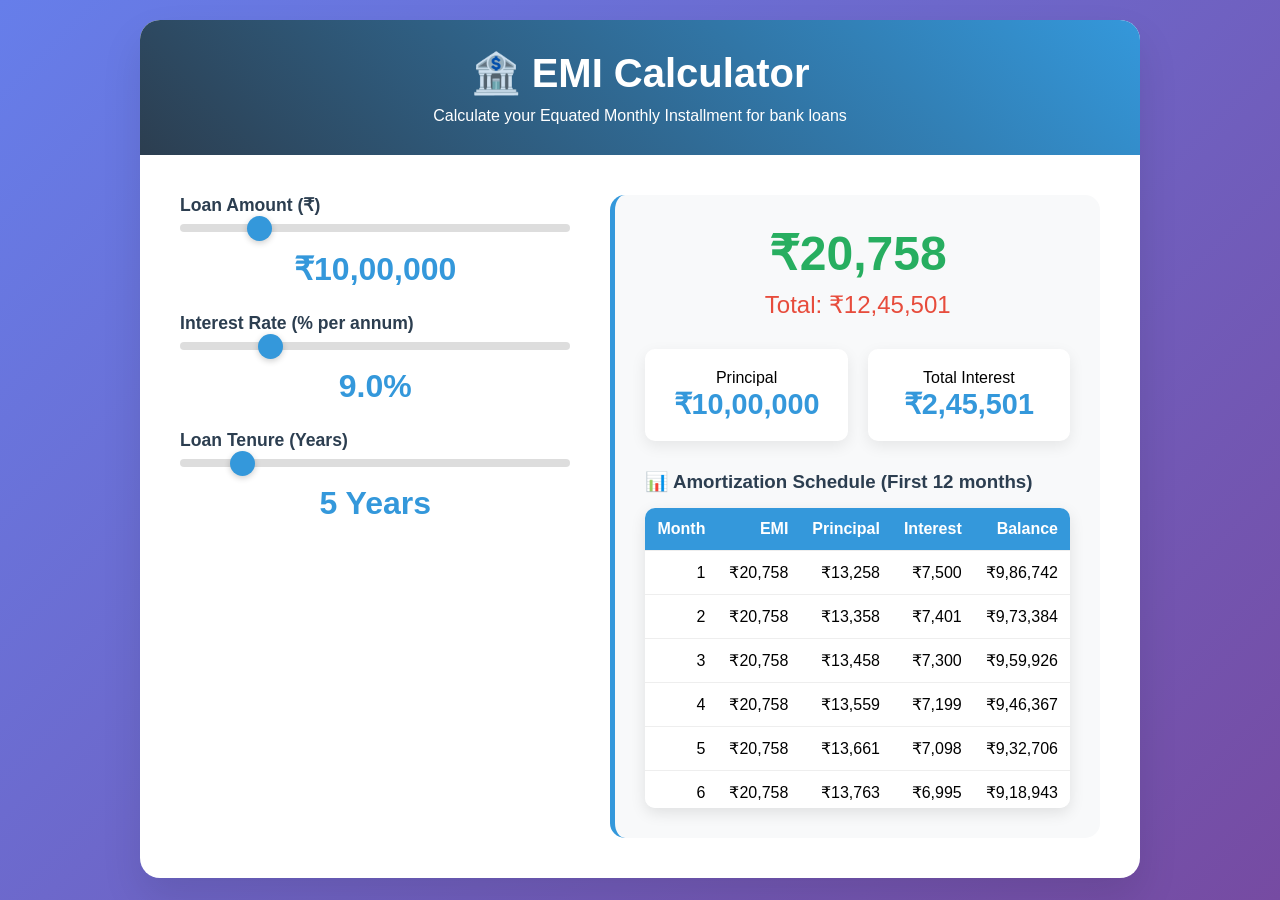
<file: codes/emi.html>
<!DOCTYPE html>
<html lang="en">
<head>
    <meta charset="UTF-8">
    <meta name="viewport" content="width=device-width, initial-scale=1.0">
    <title>EMI Calculator - Automated Banking System</title>
    <style>
        * {
            margin: 0;
            padding: 0;
            box-sizing: border-box;
        }

        body {
            font-family: 'Segoe UI', Tahoma, Geneva, Verdana, sans-serif;
            background: linear-gradient(135deg, #667eea 0%, #764ba2 100%);
            min-height: 100vh;
            padding: 20px;
        }

        .container {
            max-width: 1000px;
            margin: 0 auto;
            background: white;
            border-radius: 20px;
            box-shadow: 0 20px 40px rgba(0,0,0,0.1);
            overflow: hidden;
        }

        .header {
            background: linear-gradient(45deg, #2c3e50, #3498db);
            color: white;
            padding: 30px;
            text-align: center;
        }

        .header h1 {
            font-size: 2.5em;
            margin-bottom: 10px;
        }

        .calculator {
            padding: 40px;
            display: grid;
            grid-template-columns: 1fr 1fr;
            gap: 40px;
        }

        .input-section {
            display: flex;
            flex-direction: column;
            gap: 25px;
        }

        .input-group {
            display: flex;
            flex-direction: column;
            gap: 8px;
        }

        label {
            font-weight: 600;
            color: #2c3e50;
            font-size: 1.1em;
        }

        input[type="range"] {
            width: 100%;
            height: 8px;
            border-radius: 5px;
            background: #ddd;
            outline: none;
            -webkit-appearance: none;
        }

        input[type="range"]::-webkit-slider-thumb {
            -webkit-appearance: none;
            appearance: none;
            width: 25px;
            height: 25px;
            border-radius: 50%;
            background: #3498db;
            cursor: pointer;
            box-shadow: 0 2px 6px rgba(0,0,0,0.2);
        }

        .value-display {
            font-size: 2em;
            font-weight: bold;
            color: #3498db;
            text-align: center;
            margin-top: 10px;
        }

        .results {
            background: #f8f9fa;
            padding: 30px;
            border-radius: 15px;
            border-left: 5px solid #3498db;
        }

        .emi-result {
            text-align: center;
            margin-bottom: 30px;
        }

        .emi-amount {
            font-size: 3em;
            font-weight: bold;
            color: #27ae60;
            margin-bottom: 10px;
        }

        .total-amount {
            font-size: 1.5em;
            color: #e74c3c;
        }

        .breakdown {
            display: grid;
            grid-template-columns: 1fr 1fr;
            gap: 20px;
            margin-bottom: 30px;
        }

        .breakdown-item {
            background: white;
            padding: 20px;
            border-radius: 10px;
            text-align: center;
            box-shadow: 0 5px 15px rgba(0,0,0,0.08);
        }

        .breakdown-value {
            font-size: 1.8em;
            font-weight: bold;
            color: #3498db;
        }

        .amortization-table {
            max-height: 300px;
            overflow-y: auto;
            border-radius: 10px;
            box-shadow: 0 5px 15px rgba(0,0,0,0.1);
        }

        table {
            width: 100%;
            border-collapse: collapse;
            background: white;
        }

        th, td {
            padding: 12px;
            text-align: right;
            border-bottom: 1px solid #eee;
        }

        th {
            background: #3498db;
            color: white;
            font-weight: 600;
            position: sticky;
            top: 0;
        }

        .highlight {
            background: linear-gradient(90deg, #27ae60, #2ecc71);
            color: white !important;
        }

        @media (max-width: 768px) {
            .calculator {
                grid-template-columns: 1fr;
                gap: 20px;
                padding: 20px;
            }
            
            .header h1 {
                font-size: 2em;
            }
        }
    </style>
</head>
<body>
    <div class="container">
        <div class="header">
            <h1>🏦 EMI Calculator</h1>
            <p>Calculate your Equated Monthly Installment for bank loans</p>
        </div>

        <div class="calculator">
            <div class="input-section">
                <div class="input-group">
                    <label>Loan Amount (₹)</label>
                    <input type="range" id="loanAmount" min="100000" max="5000000" value="1000000">
                    <div class="value-display" id="loanValue">₹10,00,000</div>
                </div>

                <div class="input-group">
                    <label>Interest Rate (% per annum)</label>
                    <input type="range" id="interestRate" min="6" max="20" step="0.1" value="9">
                    <div class="value-display" id="rateValue">9.0%</div>
                </div>

                <div class="input-group">
                    <label>Loan Tenure (Years)</label>
                    <input type="range" id="tenure" min="1" max="30" value="5">
                    <div class="value-display" id="tenureValue">5 Years</div>
                </div>
            </div>

            <div class="results">
                <div class="emi-result">
                    <div class="emi-amount" id="emiAmount">₹0</div>
                    <div class="total-amount" id="totalAmount">Total: ₹0</div>
                </div>

                <div class="breakdown">
                    <div class="breakdown-item">
                        <div>Principal</div>
                        <div class="breakdown-value" id="principalAmount">₹0</div>
                    </div>
                    <div class="breakdown-item">
                        <div>Total Interest</div>
                        <div class="breakdown-value" id="totalInterest">₹0</div>
                    </div>
                </div>

                <div>
                    <h3 style="margin-bottom: 15px; color: #2c3e50;">📊 Amortization Schedule (First 12 months)</h3>
                    <div class="amortization-table">
                        <table id="amortizationTable">
                            <thead>
                                <tr>
                                    <th>Month</th>
                                    <th>EMI</th>
                                    <th>Principal</th>
                                    <th>Interest</th>
                                    <th>Balance</th>
                                </tr>
                            </thead>
                            <tbody></tbody>
                        </table>
                    </div>
                </div>
            </div>
        </div>
    </div>

    <script>
        const loanAmountSlider = document.getElementById('loanAmount');
        const interestRateSlider = document.getElementById('interestRate');
        const tenureSlider = document.getElementById('tenure');

        function formatCurrency(amount) {
            return new Intl.NumberFormat('en-IN', {
                style: 'currency',
                currency: 'INR',
                minimumFractionDigits: 0,
                maximumFractionDigits: 0
            }).format(amount);
        }

        function formatRate(rate) {
            return rate.toFixed(1) + '%';
        }

        function calculateEMI(principal, annualRate, years) {
            const monthlyRate = annualRate / 12 / 100;
            const months = years * 12;
            const emi = principal * monthlyRate * Math.pow(1 + monthlyRate, months) / 
                       (Math.pow(1 + monthlyRate, months) - 1);
            return emi;
        }

        function generateAmortization(principal, annualRate, years) {
            const monthlyRate = annualRate / 12 / 100;
            const months = years * 12;
            const emi = calculateEMI(principal, annualRate, years);
            let balance = principal;
            const tableBody = document.querySelector('#amortizationTable tbody');
            tableBody.innerHTML = '';

            for (let i = 0; i < Math.min(12, months); i++) {
                const interest = balance * monthlyRate;
                const principalPaid = emi - interest;
                balance -= principalPaid;

                const row = tableBody.insertRow();
                row.innerHTML = `
                    <td>${i + 1}</td>
                    <td>${formatCurrency(emi)}</td>
                    <td>${formatCurrency(principalPaid)}</td>
                    <td>${formatCurrency(interest)}</td>
                    <td>${formatCurrency(Math.max(0, balance))}</td>
                `;
            }
        }

        function updateDisplay() {
            const principal = parseFloat(loanAmountSlider.value);
            const rate = parseFloat(interestRateSlider.value);
            const years = parseFloat(tenureSlider.value);
            const months = years * 12;

            // Update input displays
            document.getElementById('loanValue').textContent = formatCurrency(principal);
            document.getElementById('rateValue').textContent = formatRate(rate);
            document.getElementById('tenureValue').textContent = years + ' Years';

            // Calculate EMI
            const emi = calculateEMI(principal, rate, years);
            const totalAmount = emi * months;
            const totalInterest = totalAmount - principal;

            // Update results
            document.getElementById('emiAmount').textContent = formatCurrency(emi);
            document.getElementById('totalAmount').textContent = `Total: ${formatCurrency(totalAmount)}`;
            document.getElementById('principalAmount').textContent = formatCurrency(principal);
            document.getElementById('totalInterest').textContent = formatCurrency(totalInterest);

            // Generate amortization table
            generateAmortization(principal, rate, years);
        }

        // Event listeners
        loanAmountSlider.addEventListener('input', updateDisplay);
        interestRateSlider.addEventListener('input', updateDisplay);
        tenureSlider.addEventListener('input', updateDisplay);

        // Initial calculation
        updateDisplay();
    </script>
</body>
</html>
</file>
